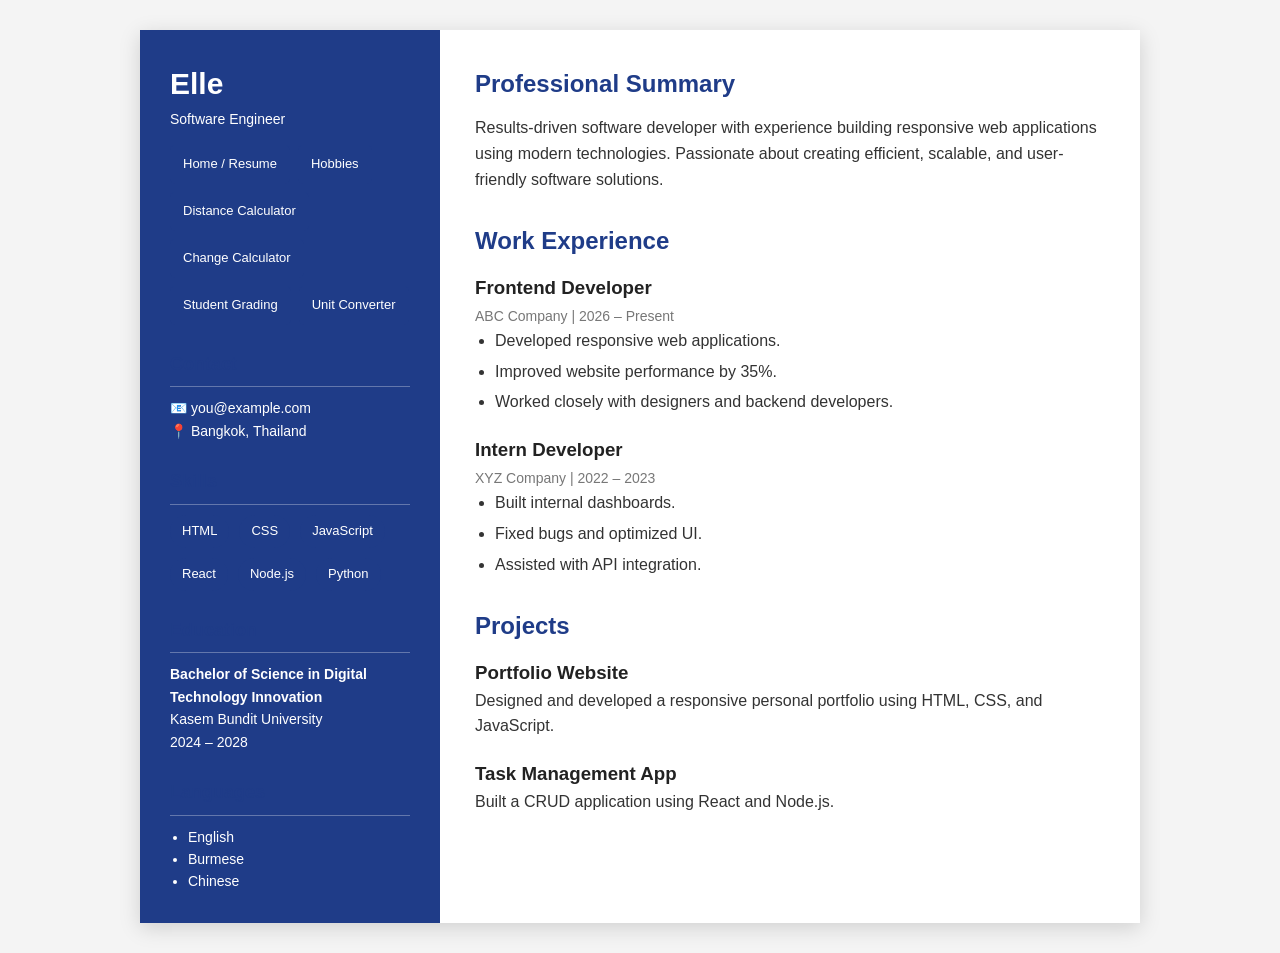
<file: index.html>
<!DOCTYPE html>
<!-- saved from url=(0047)file:///C:/Users/LAB_Network/Desktop/index.html -->
<html lang="en"><head><meta http-equiv="Content-Type" content="text/html; charset=UTF-8">

<meta name="viewport" content="width=device-width, initial-scale=1.0">
<title>Elle - Resume</title>

  <link rel="stylesheet" href="style.css">

<link rel="manifest" href="manifest.json">
<meta name="theme-color" content="#1f3c88">
<meta name="mobile-web-app-capable" content="yes">
<meta name="apple-mobile-web-app-capable" content="yes">
<meta name="apple-mobile-web-app-status-bar-style" content="default">
<meta name="apple-mobile-web-app-title" content="Elle Web App">
<link rel="apple-touch-icon" href="icons/icon-192.png">

</head>
<body>

<div class="container">

<div class="sidebar">

<h1>Elle</h1>
<p>Software Engineer</p>
<nav class="site-nav">
    <a href="index.html">Home / Resume</a>
    <a href="hobby.html">Hobbies</a>
    <a href="distance.html">Distance Calculator</a>
    <a href="change.html">Change Calculator</a>
    <a href="grading.html">Student Grading</a>
    <a href="converter.html">Unit Converter</a>
</nav>


<h2>Contact</h2>

<p>📧 you@example.com</p>
<p>📍 Bangkok, Thailand</p>

<h2>Skills</h2>

<div class="skills">
<div class="skill">HTML</div>
<div class="skill">CSS</div>
<div class="skill">JavaScript</div>
<div class="skill">React</div>
<div class="skill">Node.js</div>
<div class="skill">Python</div>
</div>

<h2>Education</h2>

<p><strong>Bachelor of Science in Digital Technology Innovation</strong></p>
<p>Kasem Bundit University</p>
<p>2024 – 2028</p>

<h2>Languages</h2>
<ul>
<li>English</li>
<li>Burmese</li>
<li>Chinese</li>
</ul>

</div>

<div class="content">

<section>

<h2>Professional Summary</h2>

<p>
Results-driven software developer with experience building responsive web applications using modern technologies. Passionate about creating efficient, scalable, and user-friendly software solutions.
</p>

</section>

<section>

<h2>Work Experience</h2>

<div class="job">
<h3>Frontend Developer</h3>
<span>ABC Company | 2026 – Present</span>

<ul>
<li>Developed responsive web applications.</li>
<li>Improved website performance by 35%.</li>
<li>Worked closely with designers and backend developers.</li>
</ul>

</div>

<div class="job">

<h3>Intern Developer</h3>
<span>XYZ Company | 2022 – 2023</span>

<ul>
<li>Built internal dashboards.</li>
<li>Fixed bugs and optimized UI.</li>
<li>Assisted with API integration.</li>
</ul>

</div>

</section>

<section>

<h2>Projects</h2>

<div class="job">
<h3>Portfolio Website</h3>
<p>Designed and developed a responsive personal portfolio using HTML, CSS, and JavaScript.</p>
</div>

<div class="job">
<h3>Task Management App</h3>
<p>Built a CRUD application using React and Node.js.</p>
</div>

</section>

</div>

</div>



<script>
if ("serviceWorker" in navigator) {
    window.addEventListener("load", () => {
        navigator.serviceWorker.register("./service-worker.js")
            .catch(error => console.error("Service worker registration failed:", error));
    });
}
</script>

</body></html>
</file>
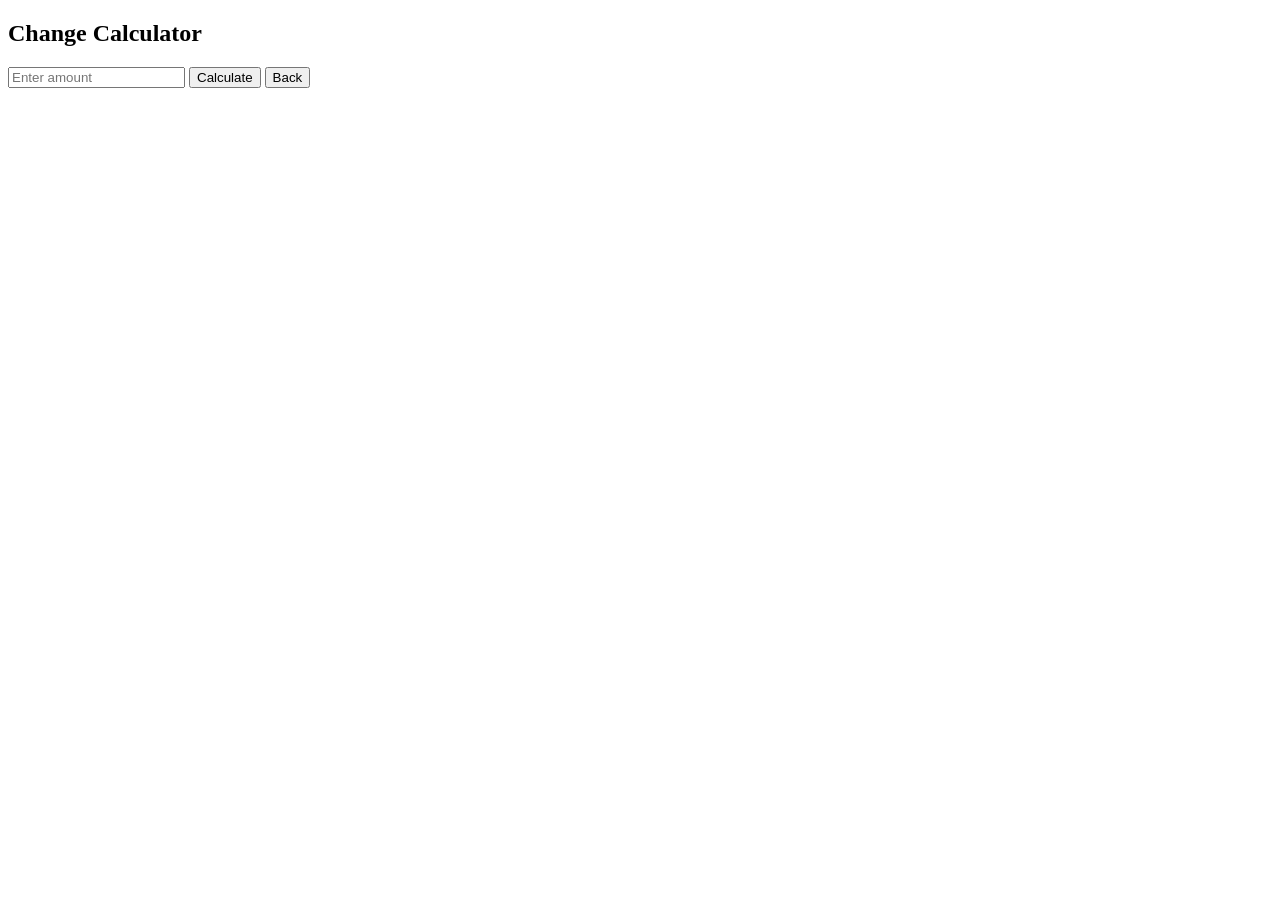
<file: change.html>
<!DOCTYPE html>
<html lang="en">
<head>
  <meta charset="UTF-8">
  <title>Change Calculator</title>
</head>
<body>
  <h2>Change Calculator</h2>
  <input type="number" id="amount" placeholder="Enter amount" min="0">
  <button onclick="calculateChange()">Calculate</button>
  <button onclick="goBack()">Back</button>
  <div id="result"></div>

  <script>
    function calculateChange() {
      let amount = parseInt(document.getElementById("amount").value);

      if (isNaN(amount) || amount < 0) {
        document.getElementById("result").innerHTML = "⚠️ Please enter a valid positive amount.";
        return;
      }

      let money = [1000, 500, 100, 50, 20, 10, 5, 2, 1];
      let result = "";

      for (let i = 0; i < money.length; i++) {
        let count = Math.floor(amount / money[i]);
        if (money[i] >= 20) {
          result += "$" + money[i] + " note : " + count + "<br>";
        } else {
          result += "$" + money[i] + " coin : " + count + "<br>";
        }
        amount = amount % money[i];
      }

      document.getElementById("result").innerHTML = result;
    }

    function goBack() {
      window.location.href = "index.html";
    }
  </script>
</body>
</html>
</file>
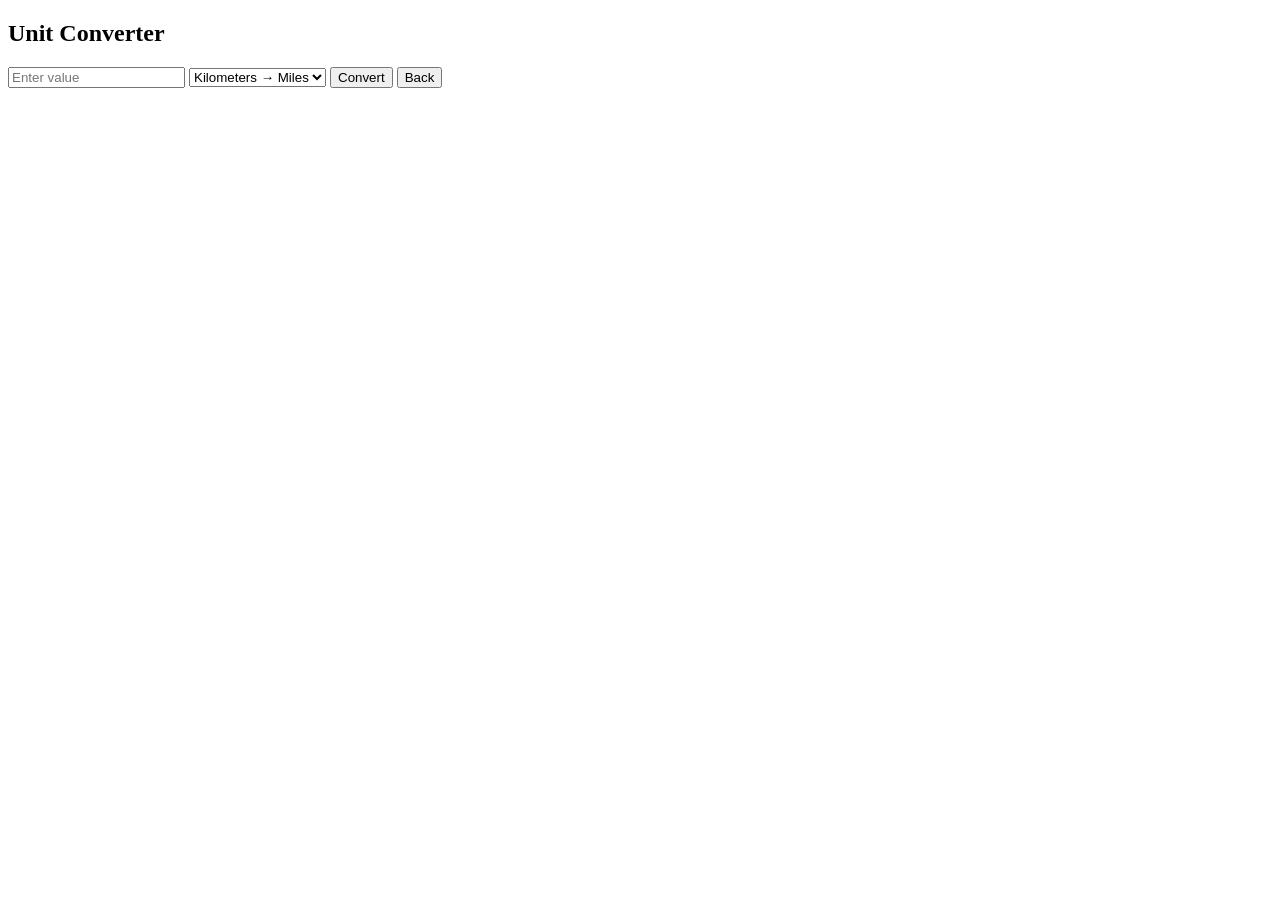
<file: converter.html>
<!DOCTYPE html>
<html lang="en">
<head>
  <meta charset="UTF-8">
  <title>Unit Converter</title>
</head>
<body>
  <h2>Unit Converter</h2>
  <input type="number" id="value" placeholder="Enter value" min="0">
  <select id="conversion">
    <option value="km-to-miles">Kilometers → Miles</option>
    <option value="miles-to-km">Miles → Kilometers</option>
  </select>
  <button onclick="convert()">Convert</button>
  <button onclick="goBack()">Back</button>
  <div id="result"></div>

  <script>
    function convert() {
      const value = parseFloat(document.getElementById('value').value);
      const conversion = document.getElementById('conversion').value;
      let result = '';

      if (isNaN(value) || value < 0) {
        result = '⚠️ Please enter a valid positive number.';
      } else {
        if (conversion === 'km-to-miles') {
          result = `${value} km = ${(value * 0.621371).toFixed(2)} miles`;
        } else {
          result = `${value} miles = ${(value / 0.621371).toFixed(2)} km`;
        }
      }
      document.getElementById('result').textContent = result;
    }

    function goBack() {
      window.location.href = "index.html";
    }
  </script>
</body>
</html>
</file>
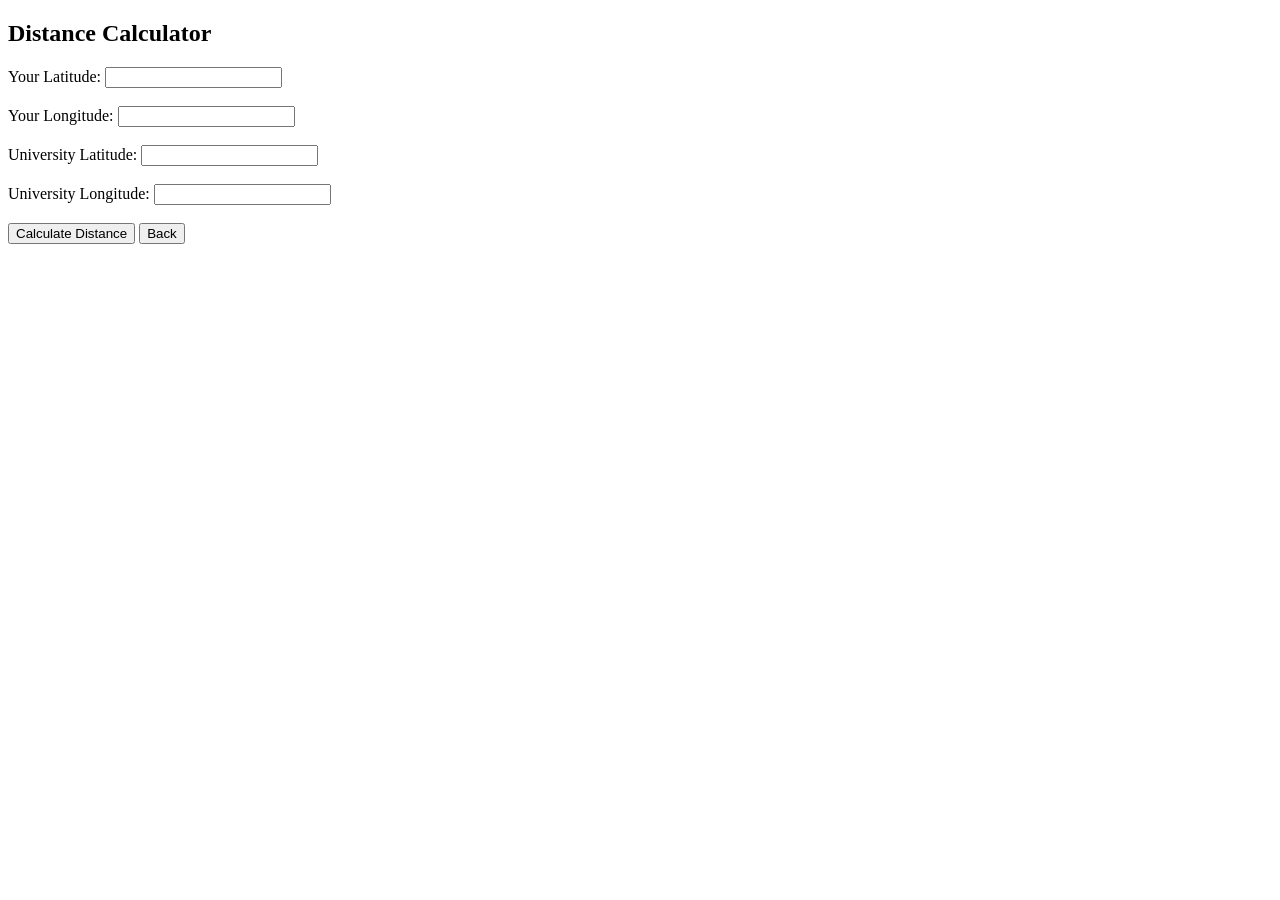
<file: distance.html>
<!DOCTYPE html>
<html lang="en">
<head>
  <meta charset="UTF-8">
  <title>Distance Calculator</title>
</head>
<body>
  <h2>Distance Calculator</h2>
  <form>
    <label for="lat1">Your Latitude:</label>
    <input type="number" id="lat1" step="any" required>
    <br><br>

    <label for="lon1">Your Longitude:</label>
    <input type="number" id="lon1" step="any" required>
    <br><br>

    <label for="lat2">University Latitude:</label>
    <input type="number" id="lat2" step="any" required>
    <br><br>

    <label for="lon2">University Longitude:</label>
    <input type="number" id="lon2" step="any" required>
    <br><br>

    <button type="button" onclick="calculateDistance()">Calculate Distance</button>
    <button type="button" onclick="goBack()">Back</button>
  </form>

  <h3 id="result"></h3>

  <script>
    function calculateDistance() {
      let lat1 = parseFloat(document.getElementById("lat1").value);
      let lon1 = parseFloat(document.getElementById("lon1").value);
      let lat2 = parseFloat(document.getElementById("lat2").value);
      let lon2 = parseFloat(document.getElementById("lon2").value);

      if (isNaN(lat1) || isNaN(lon1) || isNaN(lat2) || isNaN(lon2)) {
        document.getElementById("result").innerHTML = "⚠️ Please enter all coordinates.";
        return;
      }

      // Convert degrees to radians
      function toRad(value) {
        return value * Math.PI / 180;
      }

      // Haversine formula
      let R = 6371; // Earth radius in km
      let dLat = toRad(lat2 - lat1);
      let dLon = toRad(lon2 - lon1);
      let a = Math.sin(dLat/2) * Math.sin(dLat/2) +
              Math.cos(toRad(lat1)) * Math.cos(toRad(lat2)) *
              Math.sin(dLon/2) * Math.sin(dLon/2);
      let c = 2 * Math.atan2(Math.sqrt(a), Math.sqrt(1-a));
      let distance = R * c;

      document.getElementById("result").innerHTML = "Distance = " + distance.toFixed(2) + " km";
    }

    function goBack() {
      window.location.href = "index.html"; // homepage
    }
  </script>
</body>
</html>
</file>
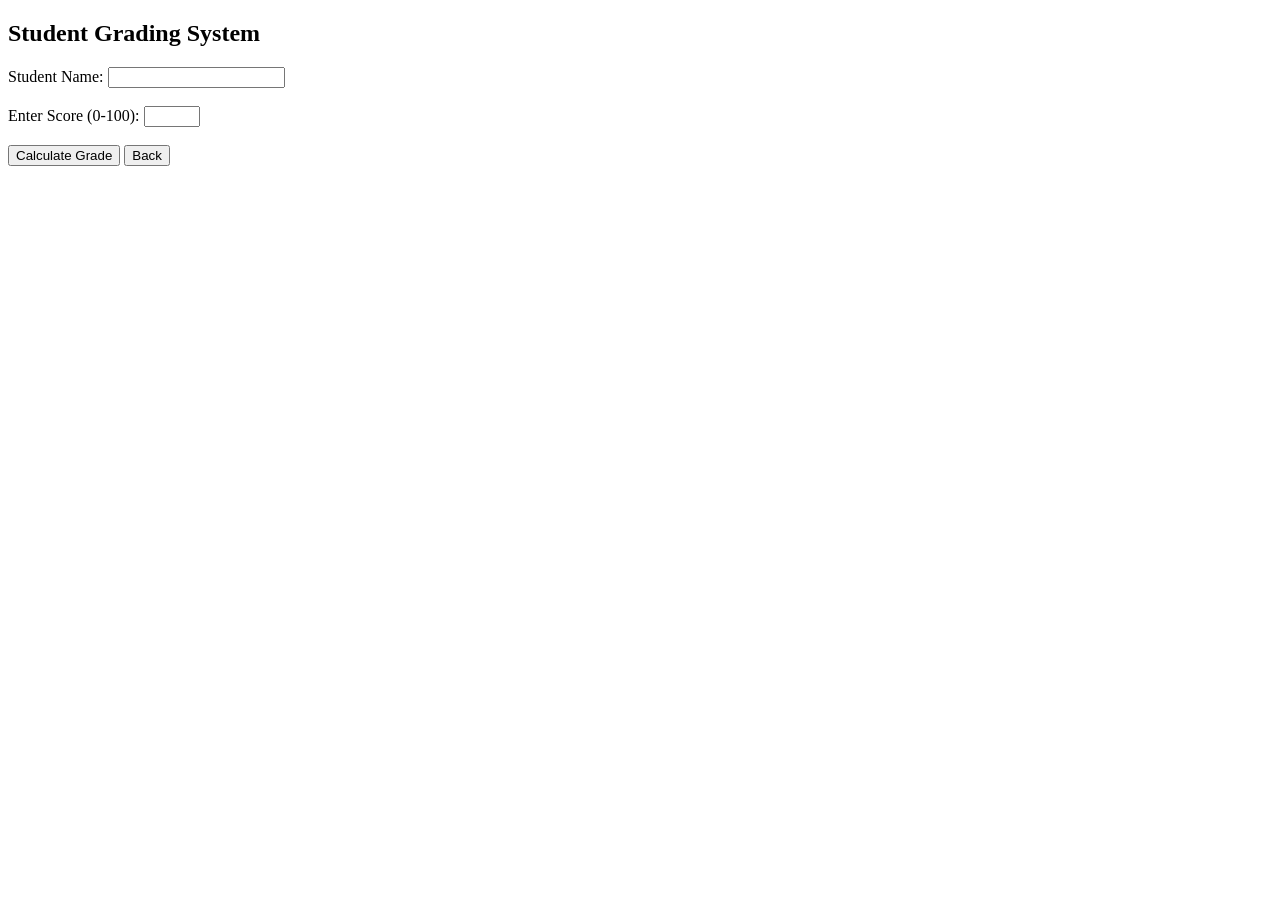
<file: grading.html>
<!DOCTYPE html>
<html lang="en">
<head>
  <meta charset="UTF-8">
  <title>Student Grading System</title>
</head>
<body>
  <h2>Student Grading System</h2>
  <form>
    <label for="studentName">Student Name:</label>
    <input type="text" id="studentName" required>
    <br><br>

    <label for="score">Enter Score (0-100):</label>
    <input type="number" id="score" min="0" max="100" required>
    <br><br>

    <button type="button" onclick="calculateGrade()">Calculate Grade</button>
    <button type="button" onclick="goBack()">Back</button>
  </form>

  <h3 id="result"></h3>

  <script>
    function calculateGrade() {
      let name = document.getElementById("studentName").value.trim();
      let score = Number(document.getElementById("score").value);

      if (!name) {
        document.getElementById("result").innerHTML = "⚠️ Please enter the student's name.";
        return;
      }
      if (isNaN(score) || score < 0 || score > 100) {
        document.getElementById("result").innerHTML = "⚠️ Please enter a score between 0 and 100.";
        return;
      }

      let grade;
      if (score >= 90) grade = "A";
      else if (score >= 80) grade = "B";
      else if (score >= 70) grade = "C";
      else if (score >= 60) grade = "D";
      else grade = "F";

      document.getElementById("result").innerHTML =
        "Student: " + name + "<br>" +
        "Score: " + score + "<br>" +
        "Grade: " + grade;
    }

    function goBack() {
      window.location.href = "index.html";
    }
  </script>
</body>
</html>
</file>
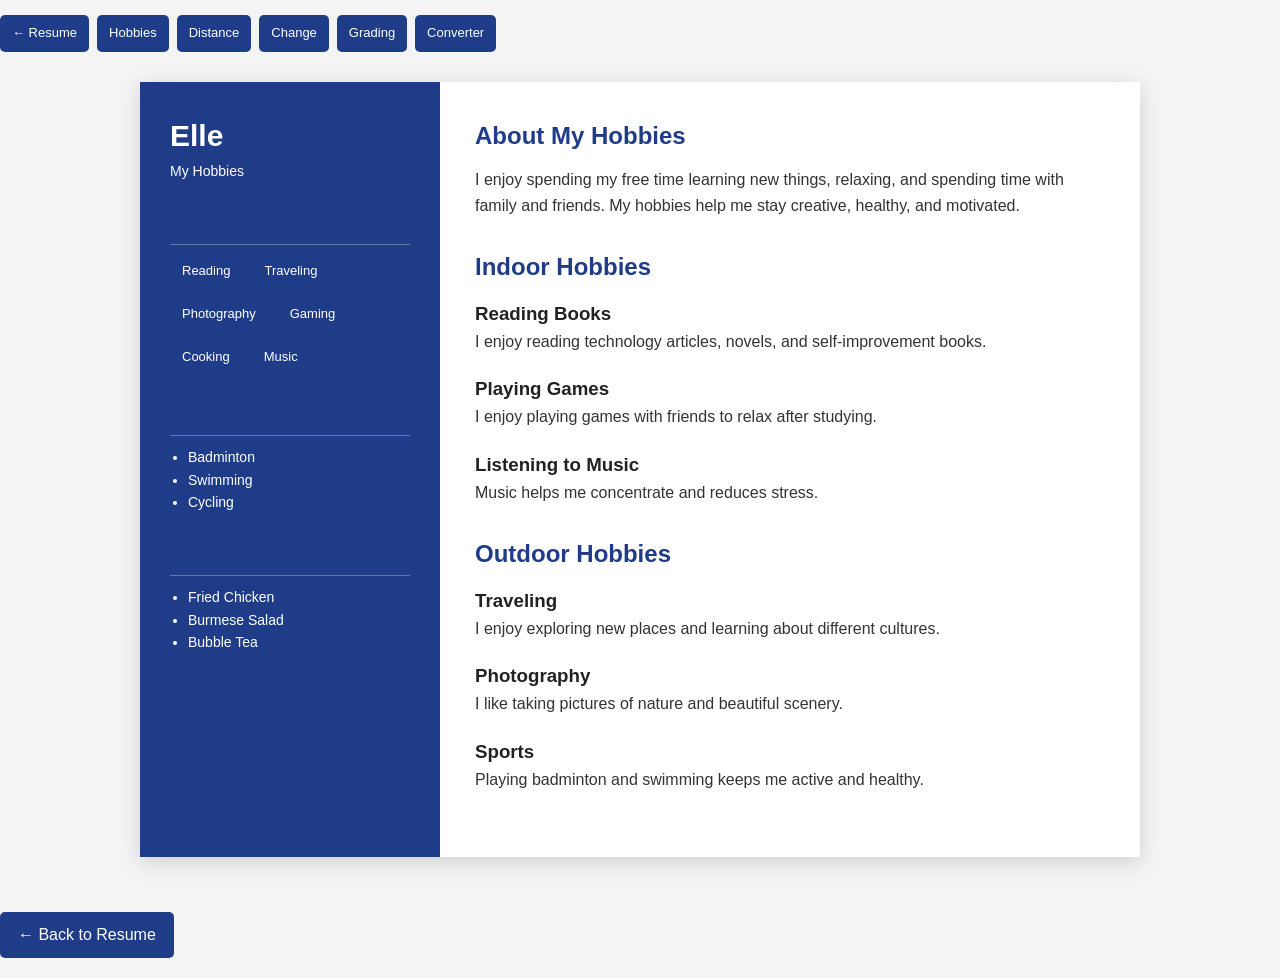
<file: hobby.html>
<!DOCTYPE html>
<html lang="en">
<head>
<meta charset="UTF-8">
<meta name="viewport" content="width=device-width, initial-scale=1.0">
<title>Elle - Hobbies</title>

<style>

*{
    margin:0;
    padding:0;
    box-sizing:border-box;
    font-family:Arial, Helvetica, sans-serif;
}

body{
    background:#f4f4f4;
    color:#333;
    line-height:1.6;
}

.container{
    max-width:1000px;
    margin:30px auto;
    background:#fff;
    display:grid;
    grid-template-columns:300px 1fr;
    box-shadow:0 5px 20px rgba(0,0,0,.15);
}

.sidebar{
    background:#1f3c88;
    color:white;
    padding:30px;
}

.sidebar h1{
    font-size:30px;
}

.sidebar h2{
    margin-top:25px;
    border-bottom:1px solid rgba(255,255,255,.3);
    padding-bottom:8px;
    margin-bottom:10px;
    font-size:18px;
}

.sidebar p,
.sidebar li{
    font-size:14px;
}

.sidebar ul{
    padding-left:18px;
}

.content{
    padding:35px;
}

section{
    margin-bottom:30px;
}

h2{
    color:#1f3c88;
    margin-bottom:12px;
}

.job{
    margin-bottom:20px;
}

.job h3{
    color:#222;
}

.job span{
    color:#777;
    font-size:14px;
}

.skills{
    display:flex;
    flex-wrap:wrap;
    gap:10px;
}

.skill{
    background:#1f3c88;
    color:white;
    padding:6px 12px;
    border-radius:20px;
    font-size:13px;
}

@media(max-width:768px){

.container{
grid-template-columns:1fr;
}

.sidebar{
text-align:center;
}

.skills{
justify-content:center;
}

}


/* Hobby page */
.content p {
    margin-bottom: 8px;
}

.content ul {
    padding-left: 20px;
}

.content li {
    margin-bottom: 5px;
}

@media(max-width:768px) {
    .container {
        grid-template-columns: 1fr;
    }

    .sidebar {
        text-align: center;
    }

    .skills {
        justify-content: center;
    }
}

.site-nav {
    margin-top: 25px;
    display: flex;
    flex-wrap: wrap;
    gap: 8px;
}
.site-nav a {
    display: inline-block;
    background: rgba(255,255,255,.12);
    color: white;
    padding: 8px 12px;
    border-radius: 5px;
    text-decoration: none;
    font-size: 13px;
}
.site-nav a:hover {
    background: rgba(255,255,255,.25);
}
.back-button {
    display: inline-block;
    margin-top: 25px;
    background: #1f3c88;
    color: white;
    padding: 10px 18px;
    border-radius: 5px;
    text-decoration: none;
}
.back-button:hover {
    opacity: .9;
}

</style>
</head>

<body>

<nav class="site-nav" style="margin:15px 0;">
    <a href="index.html" style="background:#1f3c88;color:white;padding:8px 12px;border-radius:5px;text-decoration:none;">← Resume</a>
    <a href="hobby.html" style="background:#1f3c88;color:white;padding:8px 12px;border-radius:5px;text-decoration:none;">Hobbies</a>
    <a href="distance.html" style="background:#1f3c88;color:white;padding:8px 12px;border-radius:5px;text-decoration:none;">Distance</a>
    <a href="change.html" style="background:#1f3c88;color:white;padding:8px 12px;border-radius:5px;text-decoration:none;">Change</a>
    <a href="grading.html" style="background:#1f3c88;color:white;padding:8px 12px;border-radius:5px;text-decoration:none;">Grading</a>
    <a href="converter.html" style="background:#1f3c88;color:white;padding:8px 12px;border-radius:5px;text-decoration:none;">Converter</a>
</nav>

<div class="container">

<div class="sidebar">

<h1>Elle</h1>
<p>My Hobbies</p>

<h2>Favorite Activities</h2>

<div class="skills">
<div class="skill">Reading</div>
<div class="skill">Traveling</div>
<div class="skill">Photography</div>
<div class="skill">Gaming</div>
<div class="skill">Cooking</div>
<div class="skill">Music</div>
</div>

<h2>Sports</h2>

<ul>
<li>Badminton</li>
<li>Swimming</li>
<li>Cycling</li>
</ul>

<h2>Favorite Foods</h2>

<ul>
<li>Fried Chicken</li>
<li>Burmese Salad</li>
<li>Bubble Tea</li>
</ul>

</div>

<div class="content">

<section>

<h2>About My Hobbies</h2>

<p>
I enjoy spending my free time learning new things, relaxing, and spending time with family and friends. My hobbies help me stay creative, healthy, and motivated.
</p>

</section>

<section>

<h2>Indoor Hobbies</h2>

<div class="job">
<h3>Reading Books</h3>
<p>I enjoy reading technology articles, novels, and self-improvement books.</p>
</div>

<div class="job">
<h3>Playing Games</h3>
<p>I enjoy playing games with friends to relax after studying.</p>
</div>

<div class="job">
<h3>Listening to Music</h3>
<p>Music helps me concentrate and reduces stress.</p>
</div>

</section>

<section>

<h2>Outdoor Hobbies</h2>

<div class="job">
<h3>Traveling</h3>
<p>I enjoy exploring new places and learning about different cultures.</p>
</div>

<div class="job">
<h3>Photography</h3>
<p>I like taking pictures of nature and beautiful scenery.</p>
</div>

<div class="job">
<h3>Sports</h3>
<p>Playing badminton and swimming keeps me active and healthy.</p>
</div>

</section>

</div>

</div>
<div style="margin:20px 0;"><a class="back-button" href="index.html">← Back to Resume</a></div>
</body>
</html>
</file>
<file: style.css>
*{margin:0;padding:0;box-sizing:border-box;font-family:Arial,Helvetica,sans-serif}
body{background:#f4f4f4;color:#333;line-height:1.6}
.container{max-width:1000px;margin:30px auto;background:#fff;display:grid;grid-template-columns:300px 1fr;box-shadow:0 5px 20px rgba(0,0,0,.15)}
.sidebar{background:#1f3c88;color:white;padding:30px}
.sidebar h1{font-size:30px}
.sidebar h2{margin-top:25px;border-bottom:1px solid rgba(255,255,255,.3);padding-bottom:8px;margin-bottom:10px;font-size:18px}
.sidebar p,.sidebar li{font-size:14px}.sidebar ul{padding-left:18px}
.content{padding:35px}section{margin-bottom:30px}h2{color:#1f3c88;margin-bottom:12px}
.job{margin-bottom:20px}.job h3{color:#222}.job span{color:#777;font-size:14px}
.skills{display:flex;flex-wrap:wrap;gap:10px}.skill{background:#1f3c88;color:white;padding:6px 12px;border-radius:20px;font-size:13px}
.content p{margin-bottom:8px}.content ul{padding-left:20px}.content li{margin-bottom:5px}
.site-nav{display:flex;flex-wrap:wrap;gap:8px;margin:15px 0}
.site-nav a,.back-button{display:inline-block;background:#1f3c88;color:white;padding:9px 13px;border-radius:5px;text-decoration:none;font-size:13px}
.site-nav a:hover,.back-button:hover,button:hover{opacity:.9}
.back-button{margin-top:20px;font-size:14px}
.page-section{max-width:1000px;margin:30px auto;background:#fff;padding:35px;box-shadow:0 5px 20px rgba(0,0,0,.15)}
.page-section h2{color:#1f3c88}
.page-section input,.page-section select{padding:8px;margin:5px 0}
button{background:#1f3c88;color:white;border:none;padding:9px 15px;border-radius:5px;cursor:pointer;margin:5px 5px 5px 0}
#result,#distanceResult,#changeResult,#gradingResult,#converterResult{margin-top:12px;font-weight:bold}
.validation{margin-top:25px;padding:15px;background:#f4f4f4;border-left:4px solid #1f3c88}
footer{text-align:center;padding:20px;color:#777}
@media(max-width:768px){.container{grid-template-columns:1fr;margin:0 auto}.sidebar{text-align:center}.skills{justify-content:center}.page-section{margin:0 auto;padding:25px}}
</file>
